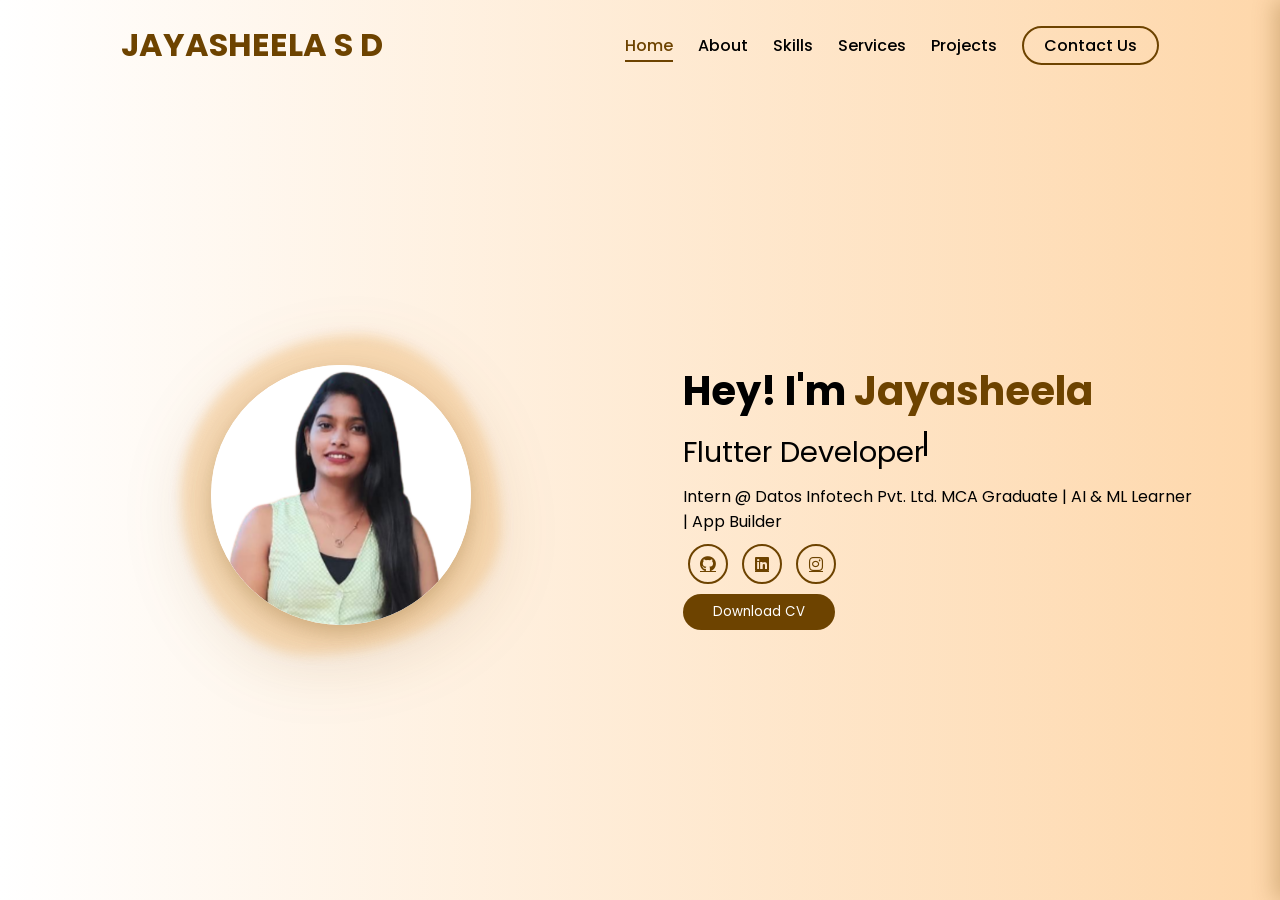
<file: index.html>
<!DOCTYPE html>
<html lang="en">
<head>
<meta charset="UTF-8">
<meta name="viewport" content="width=device-width, initial-scale=1.0">

<title>JAYASHEELA  Portfolio</title>

<!-- Google Font -->
<link href="https://fonts.googleapis.com/css2?family=Poppins:wght@300;400;500;600;700&display=swap" rel="stylesheet">

<!-- Font Awesome -->
<link rel="stylesheet"
href="https://cdnjs.cloudflare.com/ajax/libs/font-awesome/6.5.0/css/all.min.css">

<!-- AOS -->
<link href="https://unpkg.com/aos@2.3.1/dist/aos.css" rel="stylesheet">

<link rel="stylesheet" href="style.css">
</head>

<body>

<!-- Navbar -->
<nav>

<div class="nav-container">

<div class="logo" data-aos="zoom-in">
<span>JAYASHEELA S D</span>
</div>

<div class="links">

<div class="link active" data-aos="fade-up" data-aos-delay="100"><a href="index.html">Home</a></div>
<div class="link " data-aos="fade-up" data-aos-delay="200"><a href="about.html">About</a></div>
<div class="link" data-aos="fade-up" data-aos-delay="300"><a href="skills.html">Skills</a></div>
<div class="link" data-aos="fade-up" data-aos-delay="400"><a href="services.html">Services</a></div>
<div class="link" data-aos="fade-up" data-aos-delay="500"><a href="projects.html">Projects</a></div>

<div class="link contact-btn" data-aos="fade-up" data-aos-delay="600">
<a href="contact.html">Contact Us</a>
</div>

</div>

<i class="fa-solid fa-bars hamburg" onclick="hamburg()"></i>

</div>


<!-- Mobile Menu -->
<div class="dropdown">

<a href="index.html">Home</a>
<a href="about.html">About</a>
<a href="skills.html">Skills</a>
<a href="services.html">Services</a>
<a href="projects.html">Projects</a>
<a href="contact.html">Contact</a>


<i class="fa-solid fa-xmark cancel" onclick="cancel()"></i>

</div>

</nav>


<!-- Main Section -->
<section>

<div class="main-container">

<!-- Image -->
<div class="image" data-aos="zoom-in-right" data-aos-duration="2500">

  <div class="blob"></div>

  <img src="img.png" alt="Profile">


</div>



<!-- Content -->
<div class="content">

<h1 data-aos="fade-left">Hey! I'm <span>Jayasheela</span></h1>

<div class="typewriter" data-aos="fade-right">
 <span></span>
</div>

<p data-aos="fade-up" data-aos-delay="1000">
Intern @ Datos Infotech Pvt. Ltd.
MCA Graduate | AI & ML Learner | App Builder
</p>

<div class="social-links" data-aos="flip-down" data-aos-delay="1200">

<!-- GitHub -->
<a href="https://github.com/jayasheeladevaraju" target="_blank">
  <i class="fa-brands fa-github"></i>
</a>

<!-- LinkedIn -->
<a href="https://www.linkedin.com/in/jayasheelasd/" target="_blank">
  <i class="fa-brands fa-linkedin"></i>
</a>

<!-- Instagram -->
<a href="https://www.instagram.com/jaya___gowda2002__/" target="_blank">
  <i class="fa-brands fa-instagram"></i>
</a>

</div>


<div class="btn" data-aos="zoom-out-left">
  <a href="Jayasheela-resume.pdf" download>
    <button>Download CV</button>
  </a>
</div>


</div>

</div>

</section>


<!-- AOS -->
<script src="https://unpkg.com/aos@2.3.1/dist/aos.js"></script>

<script>
AOS.init({offset:0});
</script>


<!-- Menu JS -->
<script>

function hamburg(){
const navbar = document.querySelector(".dropdown");
navbar.style.transform = "translateX(0)";
}

function cancel(){
const navbar = document.querySelector(".dropdown");
navbar.style.transform = "translateX(100%)";
}

</script>

</body>
</html>
</file>
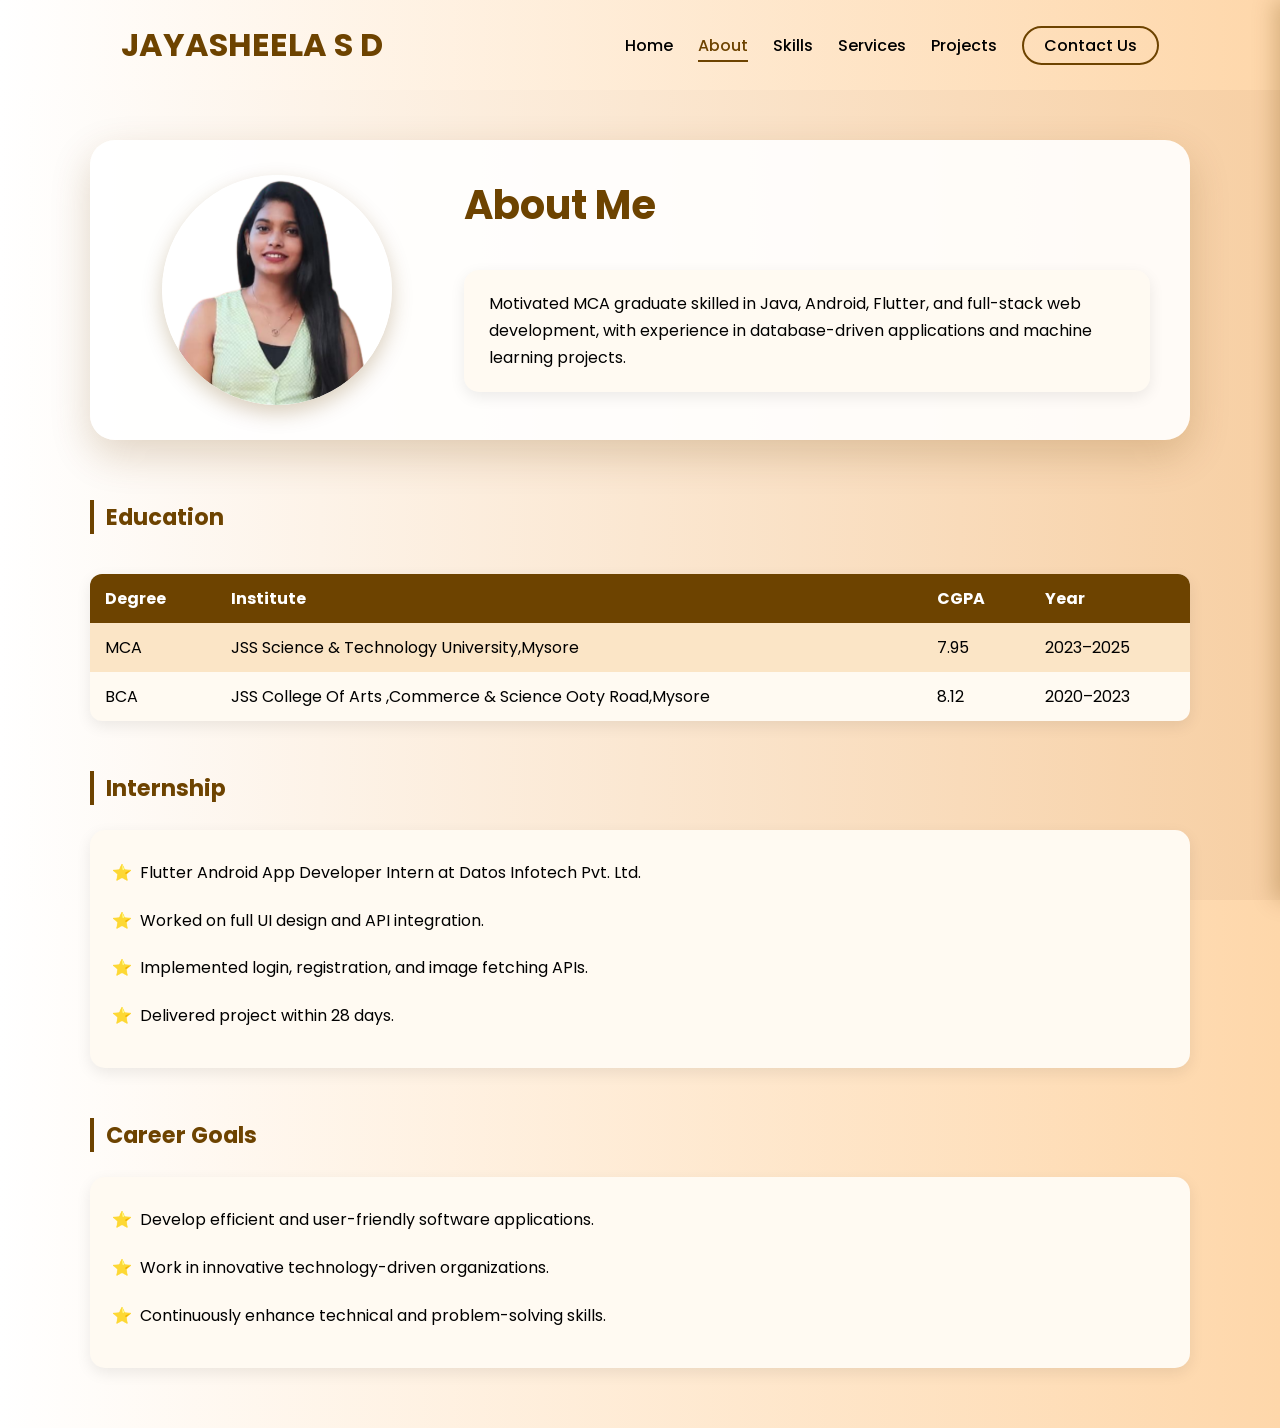
<file: about.html>
<!DOCTYPE html>
                    <html lang="en">
                    <head>
                    <meta charset="UTF-8">
                    <meta name="viewport" content="width=device-width, initial-scale=1.0">

                    <title>About - Jayasheela SD</title>

                    <!-- Google Font -->
                    <link href="https://fonts.googleapis.com/css2?family=Poppins:wght@300;400;500;600;700&display=swap" rel="stylesheet">

                    <!-- Font Awesome -->
                    <link rel="stylesheet"
                    href="https://cdnjs.cloudflare.com/ajax/libs/font-awesome/6.5.0/css/all.min.css">

                    <link rel="stylesheet" href="style.css">
                    <!-- AOS -->
                    <link href="https://unpkg.com/aos@2.3.1/dist/aos.css" rel="stylesheet">


                    <style>
                /* ===== About Page Main ===== */
               .details-wrapper{
    width:100%;
    max-width:1100px;
    display:flex;
    flex-direction:column;
    gap:25px;
}


          .about-section{
    width:100%;
    min-height:90vh;
    background:linear-gradient(to right,#fff,#f7cfa3);
    display:flex;
    flex-direction:column;
    align-items:center;

    padding:50px 15px 80px;   /* bottom space added */

    gap:35px;
}



           .about-wrapper{
    width:100%;
    max-width:1100px;
    display:flex;
    gap:40px;
    background:rgba(255,255,255,0.9);
    border-radius:25px;
    padding:35px 40px;   /* reduced */
    box-shadow:0 15px 40px rgba(109,67,0,0.2);
    
}


            /* Left Image */

            .about-image{
            width:30%;
            display:flex;
            justify-content:center;
            align-items:flex-start;
            }

            .about-image img{
            width:230px;
            height:230px;
            border-radius:50%;
            object-fit:cover;
            box-shadow:0 8px 20px rgba(109,67,0,0.25);
            }

            /* Right Content */

            .about-content{
            width:70%;
            display:flex;
            flex-direction:column;
            gap:25px;
            }

            /* Main Heading */

            .about-title{
            font-size:2.5rem;
            color:rgb(109,67,0);
            margin-bottom:10px;
            }

            /* Info Card */

            .info-card{
            background:#fffaf2;
            padding:20px 25px;
            border-radius:15px;
            box-shadow:0 5px 15px rgba(0,0,0,0.08);
            line-height:1.7;
            }

            /* Section Headings */

            .section-title{
            font-size:1.4rem;
            color:rgb(109,67,0);
            border-left:4px solid rgb(109,67,0);
            padding-left:12px;
            }

            /* Education Table */

            .edu-table{
            width:100%;
            border-collapse:collapse;
            background:#fffaf2;
            border-radius:12px;
            overflow:hidden;
            box-shadow:0 5px 15px rgba(0,0,0,0.08);
            }

            .edu-table th,
            .edu-table td{
            padding:12px 15px;
            text-align:left;
            }

            .edu-table th{
            background:rgb(109,67,0);
            color:white;
            }

            .edu-table tr:nth-child(even){
            background:#fbe5c6;
            }

            /* Bullet Points */

            .point-list{
            list-style:none;
            padding:0;
            background:#fffaf2;
            padding:18px 22px;
            border-radius:15px;
            box-shadow:0 5px 15px rgba(0,0,0,0.08);
            }
                .details-wrapper .point-list:last-of-type{
        margin-bottom:60px;   /* space from bottom of screen */
    }


            .point-list li{
            margin:12px 0;
            padding-left:28px;
            padding-bottom: 10px;
            position:relative;
            line-height:1.6;
            }

            .point-list li::before{
            content:"⭐";
            position:absolute;
            left:0;
            top:0;
            }

            /* ===== Mobile ===== */

            @media(max-width:884px){
               

nav{
position:sticky;
top:0;
z-index:999;
background:linear-gradient(to right,#f5d1a6,#e6b980);
box-shadow:0 2px 10px rgba(0,0,0,0.08);
}

.nav-container{
height:70px;
padding:0 15px;
justify-content:space-between;
}

.logo{
font-size:1.7rem;
}




            .about-wrapper{
            flex-direction:column;
            padding:25px 20px;
            gap:25px;
            }

            .about-image{
            width:100%;
            }

            .about-image img{
            width:160px;
            height:160px;
            }

            .about-content{
            width:100%;
            }

            .about-title{
            text-align:center;
            font-size:2rem;
            }
            .edu-table{
                display:block;
                width:100%;
                overflow-x:auto;
                margin-left:-5px;   /* moves table slightly left */
            }

            .edu-table th,
            .edu-table td{
                font-size:0.85rem;
                padding:8px;
                white-space:nowrap;
            }


            }
            /* Space before Education section */

            .edu-table{
            margin-top:15px;
            }

            /* Separate Education from About card */

            .section-title{
            margin-top:25px;
            }



                    </style>

                    </head>

                    <body>

                    <!-- Navbar (Same as Home) -->
                <!-- Navbar -->
            <nav>

            <div class="nav-container">

            <div class="logo" data-aos="zoom-in">
            <span>JAYASHEELA S D</span>
            </div>

            <div class="links">

           <div class="link" data-aos="fade-up" data-aos-delay="100"><a href="index.html">Home</a></div>
<div class="link active" data-aos="fade-up" data-aos-delay="200"><a href="about.html">About</a></div>
<div class="link" data-aos="fade-up" data-aos-delay="300"><a href="skills.html">Skills</a></div>
<div class="link" data-aos="fade-up" data-aos-delay="400"><a href="services.html">Services</a></div>
<div class="link" data-aos="fade-up" data-aos-delay="500"><a href="projects.html">Projects</a></div>

            <div class="link contact-btn" data-aos="fade-up" data-aos-delay="600">
            <a href="contact.html">Contact Us</a>
            </div>

            </div>

            <i class="fa-solid fa-bars hamburg" onclick="hamburg()"></i>

            </div>

            <!-- Mobile Menu -->
            <div class="dropdown">

            <a href="index.html">Home</a>
            <a href="about.html">About</a>
            <a href="skills.html">Skills</a>
            <a href="services.html">Services</a>
            <a href="projects.html">Projects</a>
            <a href="contact.html">Contact</a>

            <i class="fa-solid fa-xmark cancel" onclick="cancel()"></i>

            </div>

            </nav>

                    
                


                    <!-- About Section -->
                   <section class="about-section">

    <!-- ===== ABOUT CARD ONLY ===== -->
    <div class="about-wrapper" data-aos="zoom-in">

        <div class="about-image" data-aos="fade-right">
            <img src="img.png" alt="Latha">
        </div>

        <div class="about-content" data-aos="fade-left">
            <h1 class="about-title">About Me</h1>

            <div class="info-card">
                Motivated MCA graduate skilled in Java, Android, Flutter, and full-stack web development, 
                with experience in database-driven applications and machine learning projects.
            </div>
        </div>

    </div>

    <!-- ===== OTHER SECTIONS OUTSIDE CARD ===== -->
    <div class="details-wrapper">

        <h2 class="section-title">Education</h2>
        <table class="edu-table">
            <tr>
                <th>Degree</th>
                <th>Institute</th>
                <th>CGPA</th>
                <th>Year</th>
            </tr>
            <tr>
                <td>MCA</td>
                <td>JSS Science & Technology University,Mysore</td>
                <td>7.95</td>
                <td>2023–2025</td>
            </tr>
            <tr>
                <td>BCA</td>
                <td>JSS College Of Arts ,Commerce & Science Ooty Road,Mysore </td>
                <td>8.12</td>
                <td>2020–2023</td>
            </tr>
        </table>

        <h2 class="section-title">Internship</h2>
        <ul class="point-list">
            <li>Flutter Android App Developer Intern at Datos Infotech Pvt. Ltd.</li>
            <li>Worked on full UI design and API integration.</li>
            <li>Implemented login, registration, and image fetching APIs.</li>
            <!--<li>Integrated push notifications.</li> -->
            <li>Delivered project within 28 days.</li>
        </ul>

        <h2 class="section-title">Career Goals</h2>
        <ul class="point-list">
          <!-- <li>Become a skilled full-stack and mobile developer.</li> -->
            <li>Develop efficient and user-friendly software applications.</li>
            <li>Work in innovative technology-driven organizations.</li>
            <li>Continuously enhance technical and problem-solving skills.</li>
        </ul>

    </div>

</section>


                    <!-- AOS -->
                    <script src="https://unpkg.com/aos@2.3.1/dist/aos.js"></script>
                    <script>
                    AOS.init({
                    offset: 0,
                    duration: 1000,
                    once: true
                    });
                    </script>
                <script>

                function hamburg(){
                const navbar = document.querySelector(".dropdown");
                navbar.style.transform = "translateX(0)";
                }

                function cancel(){
                const navbar = document.querySelector(".dropdown");
                navbar.style.transform = "translateX(100%)";
                }

                </script>


                    </body>
                    </html>
</file>
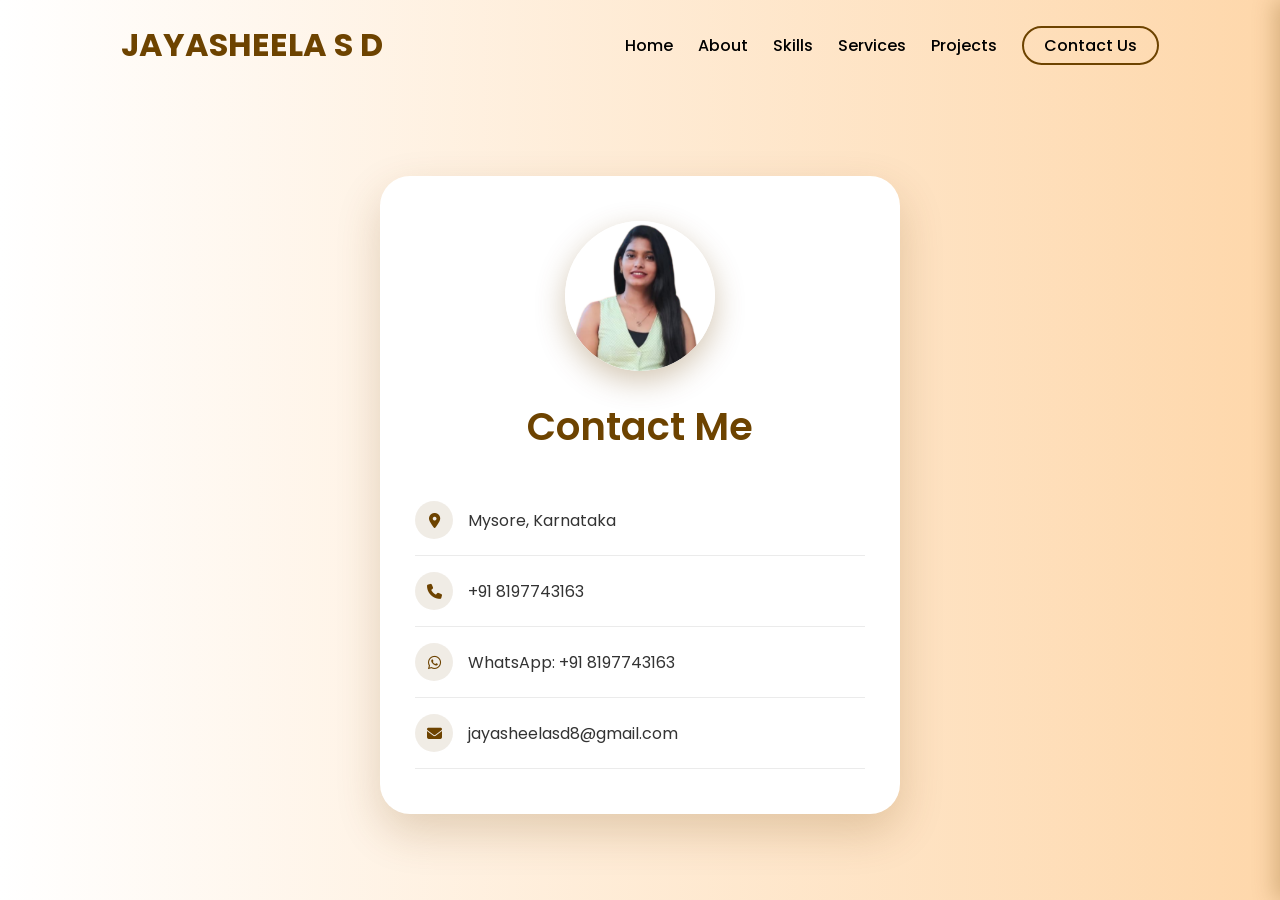
<file: contact.html>
<!DOCTYPE html>
<html lang="en">
<head>
<meta charset="UTF-8">
<meta name="viewport" content="width=device-width, initial-scale=1.0">

<title>Contact - JAYASHEELA S D</title>

<link href="https://fonts.googleapis.com/css2?family=Poppins:wght@300;400;500;600;700&display=swap" rel="stylesheet">
<link rel="stylesheet" href="https://cdnjs.cloudflare.com/ajax/libs/font-awesome/6.5.0/css/all.min.css">
<link rel="stylesheet" href="style.css">

<link href="https://unpkg.com/aos@2.3.1/dist/aos.css" rel="stylesheet">

<style>

/* ===== CONTACT SECTION ===== */

.contact-section{
width:100%;
min-height:90vh;
background:linear-gradient(to right,#fff,#fed7aa);
display:flex;
justify-content:center;
align-items:center;
padding:40px 20px;
}

.contact-card{
width:100%;
max-width:520px;
background:white;
border-radius:30px;
padding:45px 35px;
text-align:center;
box-align:center;
box-shadow:0 18px 45px rgba(109,67,0,0.2);
}

/* image */

.contact-img{
width:150px;
height:150px;
border-radius:50%;
object-fit:cover;
margin-bottom:20px;
box-shadow:0 10px 30px rgba(109,67,0,0.3);
animation:imgPulse 4s infinite ease-in-out;
}

@keyframes imgPulse{
0%{transform:scale(1);}
50%{transform:scale(1.05);}
100%{transform:scale(1);}
}

/* heading */

.contact-title{
font-size:2.4rem;
color:rgb(109,67,0);
margin-bottom:30px;
font-weight:600;
}

/* rows */

.contact-row{
display:flex;
align-items:center;
gap:15px;
padding:16px 0;
border-bottom:1px solid rgba(0,0,0,0.08);
font-size:1rem;
justify-content:flex-start;
text-decoration:none;
color:#333;
transition:.3s;
}

.contact-row:hover{
transform:translateX(6px);
color:rgb(109,67,0);
}

.contact-row i{
width:38px;
height:38px;
border-radius:50%;
background:rgba(109,67,0,0.1);
display:flex;
align-items:center;
justify-content:center;
color:rgb(109,67,0);
font-size:15px;
}

/* Mobile */

@media(max-width:884px){
.contact-card{
padding:35px 25px;
}
.contact-title{
font-size:2rem;
}
}

</style>
</head>

<body>

<!-- NAVBAR -->
<nav>
<div class="nav-container">
<div class="logo"><span>JAYASHEELA S D</span></div>

<div class="links">

<div class="link" data-aos="fade-up" data-aos-delay="100"><a href="index.html">Home</a></div>
<div class="link" data-aos="fade-up" data-aos-delay="200"><a href="about.html">About</a></div>
<div class="link" data-aos="fade-up" data-aos-delay="300"><a href="skills.html">Skills</a></div>
<div class="link" data-aos="fade-up" data-aos-delay="400"><a href="services.html">Services</a></div>
<div class="link" data-aos="fade-up" data-aos-delay="500"><a href="projects.html">Projects</a></div>

<div class="link contact-btn " data-aos="fade-up" data-aos-delay="600">
<a href="contact.html">Contact Us</a>
</div>

</div>

<i class="fa-solid fa-bars hamburg" onclick="hamburg()"></i>

</div>


<!-- Mobile Menu -->
<div class="dropdown">

<a href="index.html">Home</a>
<a href="about.html">About</a>
<a href="skills.html">Skills</a>
<a href="services.html">Services</a>
<a href="projects.html">Projects</a>
<a href="contact.html">Contact</a>


<i class="fa-solid fa-xmark cancel" onclick="cancel()"></i>

</div>

</nav>

<!-- CONTACT -->
<section class="contact-section">

<div class="contact-card" data-aos="fade-left">

<img src="img.png" class="contact-img" data-aos="zoom-in">

<h1 class="contact-title" data-aos="zoom-in" data-aos-delay="200">Contact Me</h1>

<a class="contact-row" href="https://maps.google.com/?q=Mysore,Karnataka" target="_blank" data-aos="fade-up" data-aos-delay="300">
<i class="fa-solid fa-location-dot"></i>
<span>Mysore, Karnataka</span>
</a>

<a class="contact-row" href="tel:+918197743163" data-aos="fade-up" data-aos-delay="400">
<i class="fa-solid fa-phone"></i>
<span>+91 8197743163</span>
</a>

<a class="contact-row" href="https://wa.me/918197743163" target="_blank" data-aos="fade-up" data-aos-delay="500">
<i class="fa-brands fa-whatsapp"></i>
<span>WhatsApp: +91 8197743163</span>
</a>

<a class="contact-row" href="mailto:lathabhyrava7@gmail.com" data-aos="fade-up" data-aos-delay="600">
<i class="fa-solid fa-envelope"></i>
<span>jayasheelasd8@gmail.com</span>
</a>

</div>
</section>

<script src="https://unpkg.com/aos@2.3.1/dist/aos.js"></script>
<script>
AOS.init({duration:1000,once:true});

function hamburg(){
document.querySelector(".dropdown").style.transform="translateX(0)";
}
function cancel(){
document.querySelector(".dropdown").style.transform="translateX(100%)";
}
</script>

</body>
</html>
</file>
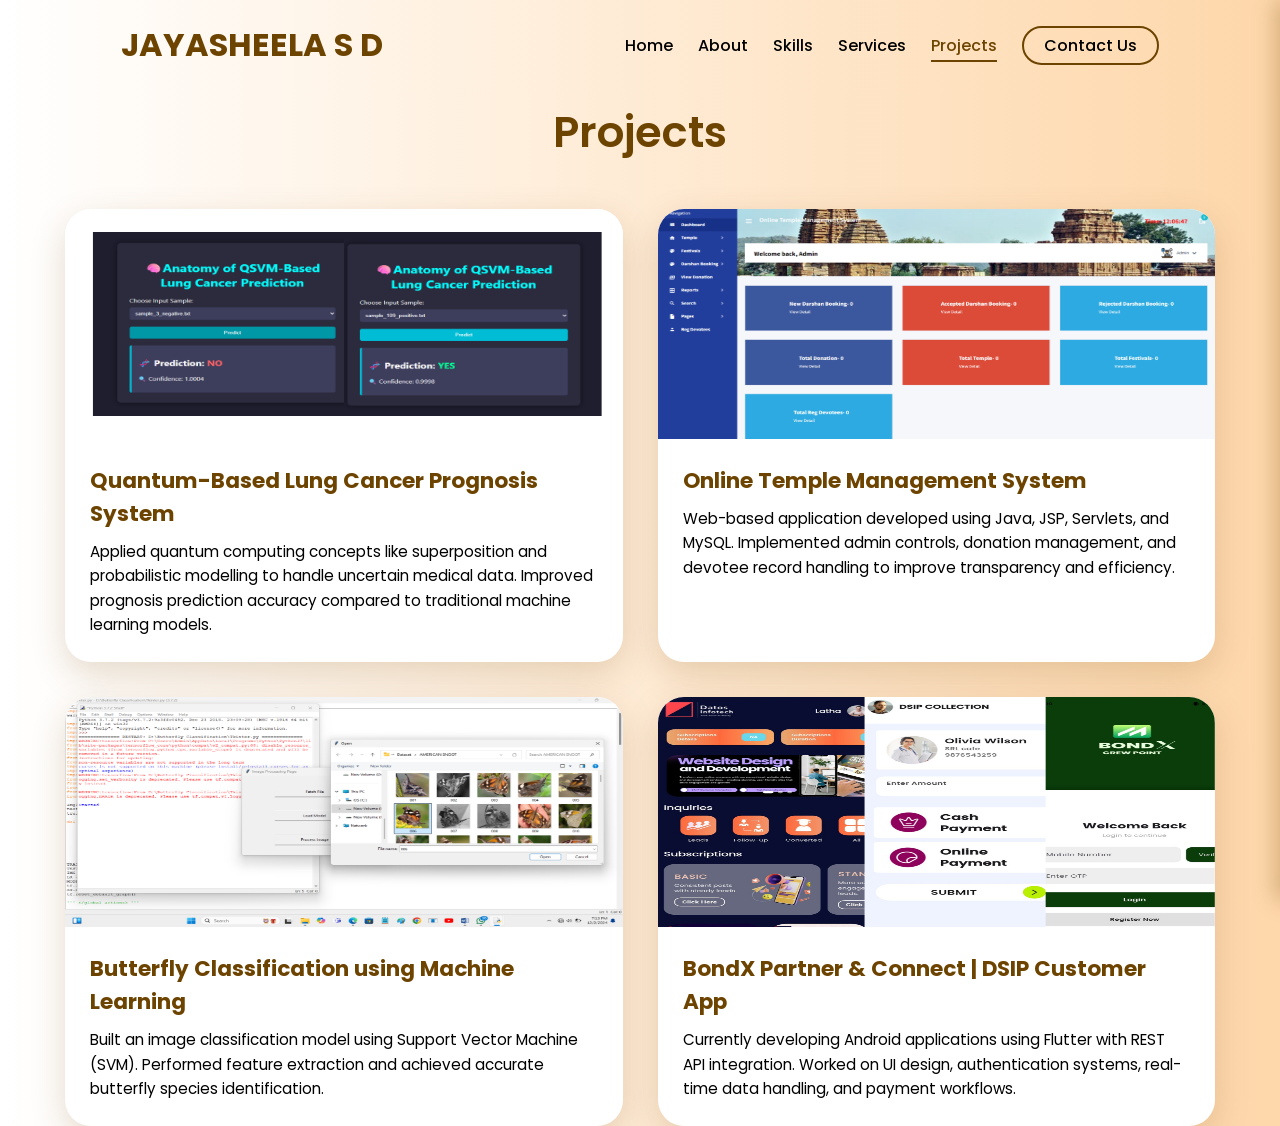
<file: projects.html>
<!DOCTYPE html>
<html lang="en">
<head>
<meta charset="UTF-8">
<meta name="viewport" content="width=device-width, initial-scale=1.0">

<title>Projects - Latha B</title>

<link href="https://fonts.googleapis.com/css2?family=Poppins:wght@300;400;500;600;700&display=swap" rel="stylesheet">
<link rel="stylesheet" href="https://cdnjs.cloudflare.com/ajax/libs/font-awesome/6.5.0/css/all.min.css">
<link rel="stylesheet" href="style.css">
<link href="https://unpkg.com/aos@2.3.1/dist/aos.css" rel="stylesheet">

<style>

/* ===== PROJECT SECTION ===== */

.projects-section{
width:100%;
padding:10px 20px 100px;
background:linear-gradient(to right,#fff,#fed7aa);
display:flex;
justify-content:center;
}

.projects-container{
width:100%;
max-width:1150px;
display:flex;
flex-direction:column;
gap:45px;
}

.projects-title{
text-align:center;
font-size:2.7rem;
color:#6d4300;
font-weight:600;
}

/* GRID */

.projects-grid{
display:grid;
grid-template-columns:repeat(2,1fr);
gap:35px;
}

/* PROJECT CARD */

.project-card{
background:white;
border-radius:26px;
overflow:hidden;
box-shadow:0 12px 35px rgba(109,67,0,0.18);
transition:.35s;
position:relative;
}

.project-card:hover{
transform:translateY(-12px);
box-shadow:0 30px 55px rgba(109,67,0,0.28);
}

/* IMAGE AREA */

.project-image{
position:relative;
height:230px;
overflow:hidden;
}

.project-image img{
width:100%;
height:100%;
object-fit:fill;
transition:.4s;
}

.project-card:hover img{
transform:scale(1.06);
}

/* overlay buttons */

.project-overlay{
position:absolute;
top:0;
left:0;
width:100%;
height:100%;
background:rgba(0,0,0,0.45);
display:flex;
justify-content:center;
align-items:center;
gap:15px;
opacity:0;
transition:.3s;
}

.project-card:hover .project-overlay{
opacity:1;
}

.project-overlay a{
padding:10px 18px;
background:#c58b2c;
color:white;
border-radius:20px;
text-decoration:none;
font-size:14px;
}

/* TEXT AREA */

.project-content{
padding:25px;
}

.project-content h2{
color:#6d4300;
margin-bottom:10px;
font-size:1.35rem;
}

.project-content p{
font-size:.95rem;
line-height:1.6;
}

/* Mobile */

@media(max-width:884px){
    .projects-section{

padding:20px 20px 60px;

}
.project-card{
    padding: 0px;}
.projects-grid{
grid-template-columns:1fr;
}
.projects-title{
font-size:2rem;
}
}

</style>
</head>

<body>

<!-- NAVBAR -->
<nav>
<div class="nav-container">

 <div class="logo" data-aos="zoom-in">
<span>JAYASHEELA S D</span>
</div>

<div class="links">
<div class="link"><a href="index.html">Home</a></div>
<div class="link"><a href="about.html">About</a></div>
<div class="link"><a href="skills.html">Skills</a></div>
<div class="link"><a href="services.html">Services</a></div>
<div class="link active"><a href="projects.html">Projects</a></div>
<div class="link contact-btn"><a href="contact.html">Contact Us</a></div>
</div>

<i class="fa-solid fa-bars hamburg" onclick="hamburg()"></i>
</div>

<div class="dropdown">
<a href="index.html">Home</a>
<a href="about.html">About</a>
<a href="skills.html">Skills</a>
<a href="services.html">Services</a>
<a href="projects.html">Projects</a>
<a href="contact.html">Contact</a>
<i class="fa-solid fa-xmark cancel" onclick="cancel()"></i>
</div>
</nav>

<!-- PROJECTS -->
<section class="projects-section">

<div class="projects-container">

<h1 class="projects-title" data-aos="zoom-in">Projects</h1>

<div class="projects-grid">

<!-- Project 1 -->
<div class="project-card" data-aos="fade-up">
<div class="project-image">
<img src="projects1.png">
</div>
<div class="project-content">
<h2>Quantum-Based Lung Cancer Prognosis System</h2>
<p>
Applied quantum computing concepts like superposition and probabilistic modelling to handle uncertain medical data. 
Improved prognosis prediction accuracy compared to traditional machine learning models.
</p>
</div>
</div>

<!-- Project 2 -->
<div class="project-card" data-aos="fade-up">
<div class="project-image">
<img src="project2.png">
</div>
<div class="project-content">
<h2>Online Temple Management System</h2>
<p>
Web-based application developed using Java, JSP, Servlets, and MySQL. 
Implemented admin controls, donation management, and devotee record handling to improve transparency and efficiency.
</p>
</div>
</div>

<!-- Project 3 -->
<div class="project-card" data-aos="fade-up">
<div class="project-image">
<img src="project3.png">
</div>
<div class="project-content">
<h2>Butterfly Classification using Machine Learning</h2>
<p>
Built an image classification model using Support Vector Machine (SVM). 
Performed feature extraction and achieved accurate butterfly species identification.
</p>
</div>
</div>

<!-- Project 4 -->
<div class="project-card" data-aos="fade-up">
<div class="project-image">
<img src="project4.png">
</div>
<div class="project-content">
<h2>BondX Partner & Connect | DSIP Customer App</h2>
<p>
Currently developing Android applications using Flutter with REST API integration. 
Worked on UI design, authentication systems, real-time data handling, and payment workflows.
</p>
</div>
</div>

</div>
</section>

<script src="https://unpkg.com/aos@2.3.1/dist/aos.js"></script>
<script>
AOS.init({duration:1000,once:true});

function hamburg(){
document.querySelector(".dropdown").style.transform="translateX(0)";
}
function cancel(){
document.querySelector(".dropdown").style.transform="translateX(100%)";
}
</script>

</body>
</html>
</file>
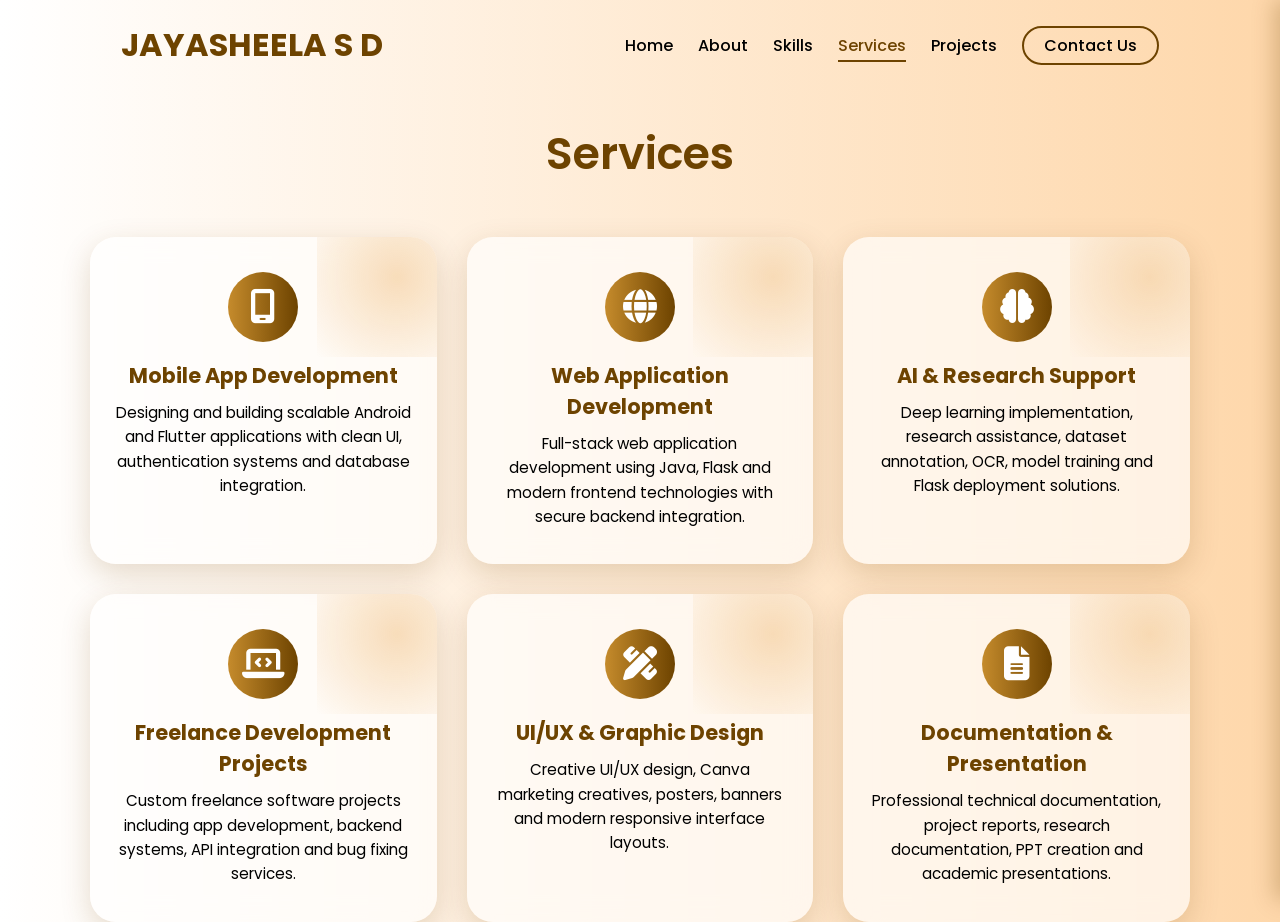
<file: services.html>
<!DOCTYPE html>
<html lang="en">
<head>
<meta charset="UTF-8">
<meta name="viewport" content="width=device-width, initial-scale=1.0">

<title>Services - Jayasheela S D</title>

<link href="https://fonts.googleapis.com/css2?family=Poppins:wght@300;400;500;600;700&display=swap" rel="stylesheet">
<link rel="stylesheet" href="https://cdnjs.cloudflare.com/ajax/libs/font-awesome/6.5.0/css/all.min.css">
<link rel="stylesheet" href="style.css">

<link href="https://unpkg.com/aos@2.3.1/dist/aos.css" rel="stylesheet">

<style>

/* ===== SERVICES SECTION ===== */

.services-section{
width:100%;
padding:30px 20px 60px;
background:linear-gradient(to right,#fff,#fed7aa);
display:flex;
justify-content:center;
}

.services-container{
width:100%;
max-width:1100px;
display:flex;
flex-direction:column;
gap:50px;
}

.services-title{
font-size:2.8rem;
color:rgb(109,67,0);
text-align:center;
font-weight:600;
}

/* Creative grid */
.services-grid{
display:grid;
grid-template-columns:repeat(3,1fr);
gap:30px;
}

/* Creative floating tiles */
.service-card{
background:rgba(255,255,255,0.65);
backdrop-filter:blur(12px);
padding:35px 25px;
border-radius:26px;
text-align:center;
box-shadow:0 10px 30px rgba(109,67,0,0.18);
transition:.45s;
position:relative;
overflow:hidden;
}

/* floating glow circle */
.service-card::after{
content:"";
position:absolute;
width:160px;
height:160px;
background:radial-gradient(circle,#f3c892,transparent);
top:-40px;
right:-40px;
opacity:.6;
}

/* Hover animation */
.service-card:hover{
transform:translateY(-14px) rotate(-1deg) scale(1.04);
box-shadow:0 35px 60px rgba(109,67,0,0.28);
}

/* icon circle */
.service-card i{
font-size:34px;
width:70px;
height:70px;
display:flex;
align-items:center;
justify-content:center;
border-radius:50%;
background:linear-gradient(to right,#c58b2c,#6d4300);
color:white;
margin:0 auto 18px;
}

/* heading */
.service-card h2{
font-size:1.3rem;
margin-bottom:10px;
color:#6d4300;
}

/* description */
.service-card p{
font-size:.95rem;
line-height:1.6;
}

/* Mobile */
@media(max-width:884px){
    .services-section{

padding:20px 20px 60px;

    }
    .service-card{

padding:35px 25px;
    }
.services-grid{
grid-template-columns:1fr;
}
.services-title{
font-size:2rem;
}
}


</style>
</head>

<body>

<!-- NAVBAR -->
<nav>
<div class="nav-container">

 <div class="logo" data-aos="zoom-in">
<span>JAYASHEELA S D</span>
</div>

<div class="links">
<div class="link"><a href="index.html">Home</a></div>
<div class="link"><a href="about.html">About</a></div>
<div class="link"><a href="skills.html">Skills</a></div>
<div class="link active"><a href="services.html">Services</a></div>
<div class="link"><a href="projects.html">Projects</a></div>

<div class="link contact-btn">
<a href="contact.html">Contact Us</a>
</div>
</div>

<i class="fa-solid fa-bars hamburg" onclick="hamburg()"></i>
</div>

<div class="dropdown">
<a href="index.html">Home</a>
<a href="about.html">About</a>
<a href="skills.html">Skills</a>
<a href="services.html">Services</a>
<a href="projects.html">Projects</a>
<a href="contact.html">Contact</a>

<i class="fa-solid fa-xmark cancel" onclick="cancel()"></i>
</div>
</nav>


<!-- SERVICES -->
<section class="services-section">

<div class="services-container">

<h1 class="services-title" data-aos="zoom-in">Services</h1>

<div class="services-grid">

<div class="service-card" data-aos="fade-right">
<i class="fa-solid fa-mobile-screen"></i> <h2>Mobile App Development</h2>
<p>Designing and building scalable Android and Flutter applications with clean UI, authentication systems and database integration.</p>
</div>

<div class="service-card" data-aos="fade-left">
<i class="fa-solid fa-globe"></i> <h2>Web Application Development</h2>
<p>Full-stack web application development using Java, Flask and modern frontend technologies with secure backend integration.</p>
</div>

<div class="service-card" data-aos="fade-right">
<i class="fa-solid fa-brain"></i> <h2>AI & Research Support</h2>
<p>Deep learning implementation, research assistance, dataset annotation, OCR, model training and Flask deployment solutions.</p>
</div>

<div class="service-card" data-aos="fade-left">
<i class="fa-solid fa-laptop-code"></i> <h2> Freelance Development Projects</h2>
<p>Custom freelance software projects including app development, backend systems, API integration and bug fixing services.</p>
</div>

<div class="service-card" data-aos="fade-right">
<i class="fa-solid fa-pen-ruler"></i> <h2>UI/UX & Graphic Design</h2>
<p>Creative UI/UX design, Canva marketing creatives, posters, banners and modern responsive interface layouts.</p>
</div>

<div class="service-card" data-aos="fade-left">
<i class="fa-solid fa-file-lines"></i><h2> Documentation & Presentation</h2>
<p>Professional technical documentation, project reports, research documentation, PPT creation and academic presentations.</p>
</div>

</div>
</div>
</section>

<script src="https://unpkg.com/aos@2.3.1/dist/aos.js"></script>
<script>
AOS.init({duration:1000, once:true});
</script>

<script>
function hamburg(){
document.querySelector(".dropdown").style.transform="translateX(0)";
}
function cancel(){
document.querySelector(".dropdown").style.transform="translateX(100%)";
}
</script>

</body>
</html>
</file>
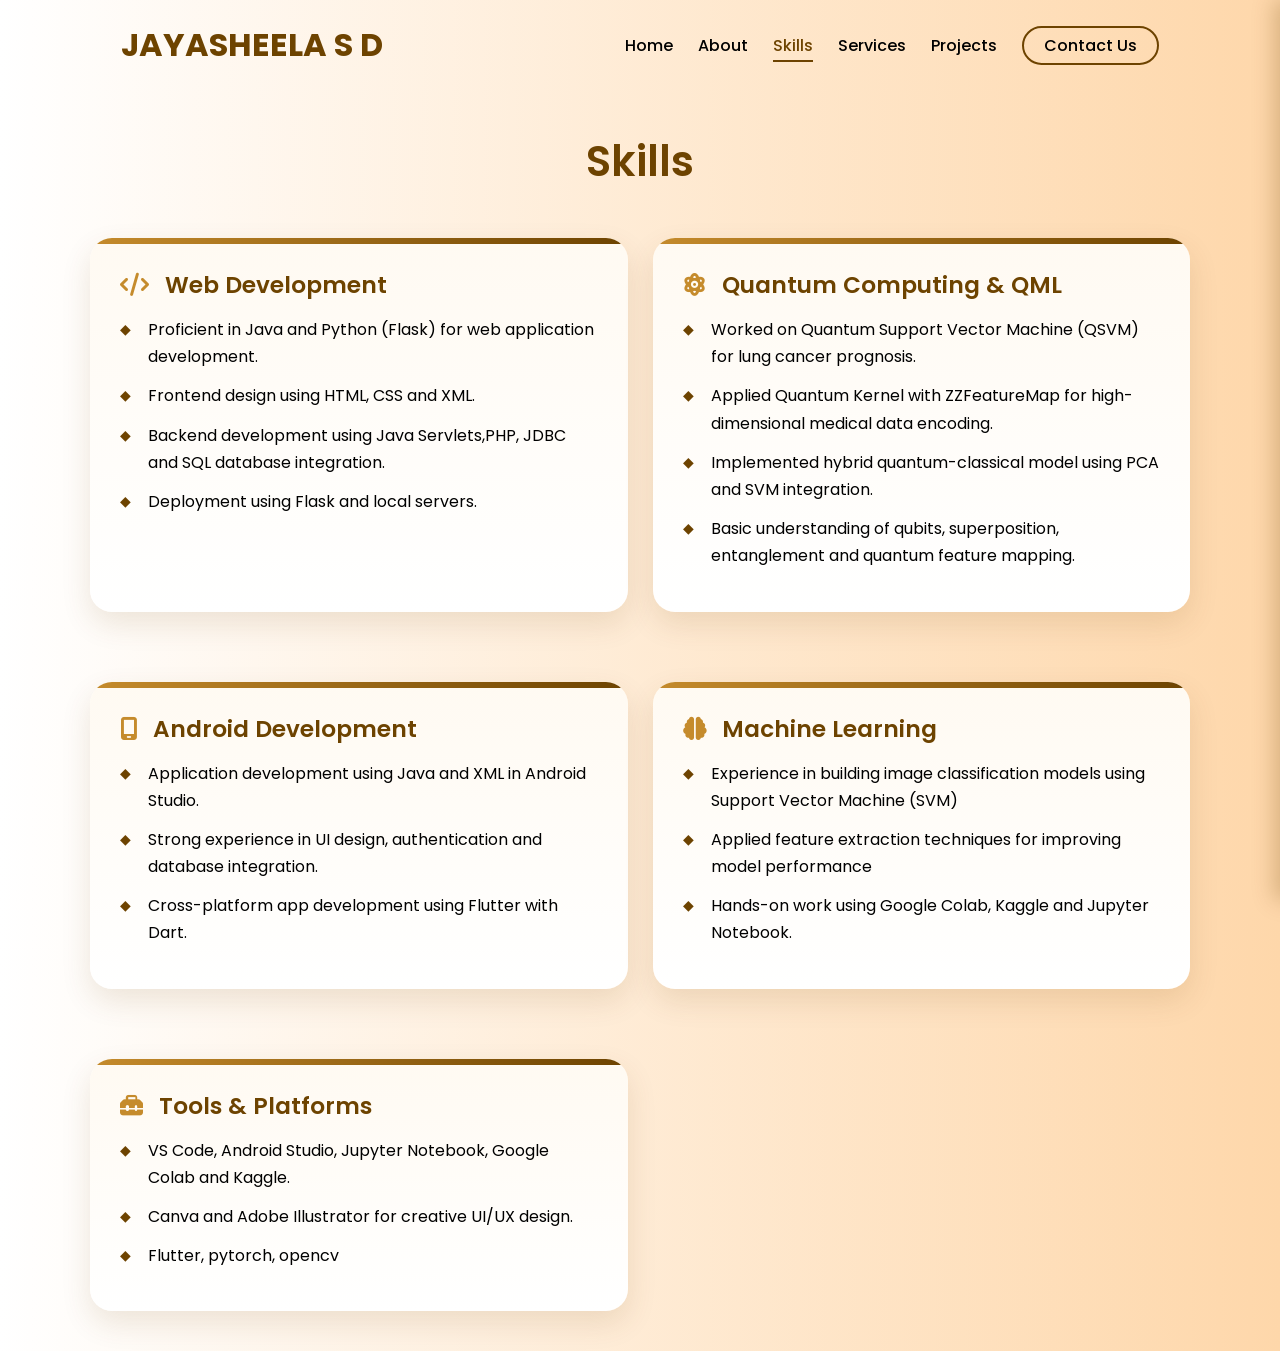
<file: skills.html>
<!DOCTYPE html>
                    <html lang="en">
                    <head>
                    <meta charset="UTF-8">
                    <meta name="viewport" content="width=device-width, initial-scale=1.0">

                    <title>About - Jayasheela S D</title>

                    <!-- Google Font -->
                    <link href="https://fonts.googleapis.com/css2?family=Poppins:wght@300;400;500;600;700&display=swap" rel="stylesheet">

                    <!-- Font Awesome -->
                    <link rel="stylesheet"
                    href="https://cdnjs.cloudflare.com/ajax/libs/font-awesome/6.5.0/css/all.min.css">

                    <link rel="stylesheet" href="style.css">
                    <!-- AOS -->
                    <link href="https://unpkg.com/aos@2.3.1/dist/aos.css" rel="stylesheet">
                    </head>
                      <body>

                    <!-- Navbar (Same as Home) -->
                <!-- Navbar -->
           <nav>

<div class="nav-container">

<div class="logo" data-aos="zoom-in">
<span>JAYASHEELA S D</span>
</div>

<div class="links">

<div class="link " data-aos="fade-up" data-aos-delay="100"><a href="index.html">Home</a></div>
<div class="link" data-aos="fade-up" data-aos-delay="200"><a href="about.html">About</a></div>
<div class="link active" data-aos="fade-up" data-aos-delay="300"><a href="skills.html">Skills</a></div>
<div class="link" data-aos="fade-up" data-aos-delay="400"><a href="services.html">Services</a></div>
<div class="link" data-aos="fade-up" data-aos-delay="500"><a href="projects.html">Projects</a></div>

<div class="link contact-btn" data-aos="fade-up" data-aos-delay="600">
<a href="contact.html">Contact Us</a>
</div>

</div>

<i class="fa-solid fa-bars hamburg" onclick="hamburg()"></i>

</div>


<!-- Mobile Menu -->
<div class="dropdown">

<a href="index.html">Home</a>
<a href="about.html">About</a>
<a href="skills.html">Skills</a>
<a href="services.html">Services</a>
<a href="projects.html">Projects</a>
<a href="contact.html">Contact</a>


<i class="fa-solid fa-xmark cancel" onclick="cancel()"></i>

</div>

</nav>


    <section class="skills-section">

    <div class="skills-container">

    <h1 class="skills-main-title">Skills</h1>

    <div class="skills-grid">

    <!-- Web Development -->
    
    <div class="skill-card" data-aos="fade-right">
    <h2><i class="fa-solid fa-code"></i> Web Development</h2>
    <ul class="skill-list">
<li>Proficient in Java and Python (Flask) for web application development.</li>
<li>Frontend design using HTML, CSS and XML.</li>
<li>Backend development using Java Servlets,PHP, JDBC and SQL database integration.</li>
<li>Deployment using Flask and local servers.</li>
</ul>
    </div>


    <!-- Quantum Computing -->
<div class="skill-card" data-aos="fade-left">
<h2><i class="fa-solid fa-atom"></i> Quantum Computing & QML</h2>
<ul class="skill-list">
<li>Worked on Quantum Support Vector Machine (QSVM) for lung cancer prognosis.</li>
<li>Applied Quantum Kernel with ZZFeatureMap for high-dimensional medical data encoding.</li>
<li>Implemented hybrid quantum-classical model using PCA and SVM integration.</li>
<li>Basic understanding of qubits, superposition, entanglement and quantum feature mapping.</li>
</ul>
</div>

    <!-- Android Development -->
    
    <div class="skill-card" data-aos="fade-left">
    <h2><i class="fa-solid fa-mobile-screen"></i> Android Development</h2>
    <ul class="skill-list">
    <li>Application development using Java and XML in Android Studio.</li>
    <li>Strong experience in UI design, authentication and database integration.</li>
    <li>Cross-platform app development using Flutter with Dart.</li>
    
    </div>

    <!-- Mavhine Learning -->
    <div class="skill-card" data-aos="fade-right">
    <h2><i class="fa-solid fa-brain"></i> Machine Learning</h2>
   <ul class="skill-list">
    <li>Experience in building image classification models using Support Vector Machine (SVM)</li>
   <li> Applied feature extraction techniques for improving model performance</li>
    <li>Hands-on work using Google Colab, Kaggle and Jupyter Notebook.</li>
    
    </div>

    <!-- Tools -->
    
    <div class="skill-card" data-aos="fade-left">
    <h2><i class="fa-solid fa-toolbox"></i> Tools & Platforms</h2>

    <ul class="skill-list">
    <li>VS Code, Android Studio, Jupyter Notebook, Google Colab and Kaggle.</li>
   <li> Canva and Adobe Illustrator for creative UI/UX design.</li>
    <li>Flutter, pytorch, opencv</li>
    </ul>
    </div>

    </div>

    </div>

    </section>
    <style>
        
        
        .skills-section{
    margin-top:0;                 /* FIX */
    width:100%;
    padding:40px 20px 120px;      /* reduced top, increased bottom */
    background:linear-gradient(to right,#fff,#fed7aa);
    display:flex;
    justify-content:center;
}


    .skills-container{
    width:100%;
    max-width:1100px;
    display:flex;
    flex-direction:column;
    gap:40px;
    }

    .skills-main-title{
    font-size:2.6rem;
    color:rgb(109,67,0);
    text-align:center;
    font-weight:600;
    }

    /* Grid */

   .skills-grid{
    display:grid;
    grid-template-columns:repeat(2,1fr);
    gap:25px;
    margin-bottom:40px;   /* space before screen bottom */
}

    /* Card */

    .skill-card{
        margin-top: 5px;
    background:linear-gradient(180deg,#fffaf2,#fff);
    padding:30px;
    border-radius:22px;
    box-shadow:0 12px 30px rgba(109,67,0,0.12);
    transition:all .35s ease;
    position:relative;
    overflow:hidden;
    margin-bottom:40px; 
    }

    /* Top accent line */
    .skill-card::before{
    content:"";
    position:absolute;
    top:0;
    left:0;
    width:100%;
    height:6px;
    background:linear-gradient(to right,#c58b2c,#6d4300);
    }

    /* Hover premium lift */
    .skill-card:hover{
transform:translateY(-12px) scale(1.025);
box-shadow:0 30px 55px rgba(109,67,0,0.28);
}


    /* Title styling */
    .skill-card h2{
    color:rgb(109,67,0);
    margin-bottom:14px;
    font-size:1.45rem;
    font-weight:600;
    }

    /* Text */
    .skill-card p{
    line-height:1.75;
    font-size:0.96rem;
    color:#333;
    }

    .skill-card h2 i{
    margin-right:10px;
    color:#c58b2c;
    }
    .skill-list{
list-style:none;
padding:0;
margin-top:10px;
}

.skill-list li{
position:relative;
padding-left:28px;
margin:12px 0;
line-height:1.7;
animation:fadeItem .6s ease forwards;
opacity:0;
}

/* dark brown icon */
.skill-list li::before{
content:"◆";
position:absolute;
left:0;
top:2px;
color:#6d4300;
font-size:14px;
}


/* stagger animation */
.skill-list li:nth-child(1){animation-delay:.1s;}
.skill-list li:nth-child(2){animation-delay:.2s;}
.skill-list li:nth-child(3){animation-delay:.3s;}
.skill-list li:nth-child(4){animation-delay:.4s;}

@keyframes fadeItem{
from{transform:translateY(12px);opacity:0;}
to{transform:translateY(0);opacity:1;}
}


    /* Mobile */

    @media(max-width:884px){
        nav{
position:sticky;
top:0;
z-index:999;
background:linear-gradient(to right,#f5d1a6,#e6b980);
box-shadow:0 2px 10px rgba(0,0,0,0.08);
}

.nav-container{
height:70px;
padding:0 15px;
justify-content:space-between;
}
        .skills-section{
            padding:20px 20px 20px;
        }

        .skills-container{
            margin-top:0px;
        }

    .skills-grid{
    grid-template-columns:1fr;
    }

    .skills-main-title{
    font-size:2rem;
    }
    .logo{
margin-left:40px;
}

    }

    </style>
    <script src="https://unpkg.com/aos@2.3.1/dist/aos.js"></script>
                    <script>
                    AOS.init({
                    offset: 0,
                    duration: 1000,
                    once: true
                    });
                    </script>
                <script>

                function hamburg(){
                const navbar = document.querySelector(".dropdown");
                navbar.style.transform = "translateX(0)";
                }

                function cancel(){
                const navbar = document.querySelector(".dropdown");
                navbar.style.transform = "translateX(100%)";
                }

                </script>
                      </body></html>
</file>
<file: style.css>
*{
margin:0;
padding:0;
box-sizing:border-box;
font-family:'Poppins',sans-serif;
}

body{
width:100%;
height:100vh;
background:linear-gradient(to right,#fff,#fed7aa);
overflow-x:hidden;
}

/* Navbar */

nav{
width:100%;
height:10vh;
}

.nav-container{
width:100%;
height:100%;    
display:flex;
justify-content:space-around;
align-items:center;
}

.logo{
font-size:2rem;
font-weight:bold;
color:rgb(109,67,0);
}

.links{
display:flex;
align-items:center;
gap:25px;
}

.link a{
position:relative;
text-decoration:none;
color:black;
font-weight:500;
padding:5px 0;
transition:.3s;
}

/* Hover Effect */
.link a::after{
content:"";
position:absolute;
left:0;
bottom:0;
width:0%;
height:2px;
background:rgb(109,67,0);
transition:0.3s;
}

.link a:hover::after{
width:100%;
}

.link a:hover{
color:rgb(109,67,0);
}

/* Active Link (Home) */
.link.active a{
color:rgb(109,67,0);
}

.link.active a::after{
width:100%;
}


.link a:hover{
color:rgb(109,67,0);
}

.contact-btn a{
border:2px solid rgb(109,67,0);
padding:6px 20px;
border-radius:20px;
}

.contact-btn a:hover{
background:rgb(109,67,0);
color:white;
}

.hamburg{
display:none;
font-size:25px;
cursor:pointer;
}


/* Mobile Menu */

/* Mobile Menu - Clean & Styled */

.dropdown{
position:fixed;
top:0;
right:0;

width:70%;
max-width:300px;
height:100vh;

background:#fed7aa;

display:flex;
flex-direction:column;
justify-content:center;
align-items:center;

gap:18px;

transform:translateX(100%);
transition:0.4s ease;

z-index:1000;

box-shadow:-6px 0 20px rgba(109,67,0,0.25);
}

/* Menu Links */

.dropdown a{
width:80%;
text-align:center;

color:rgb(109,67,0);
text-decoration:none;
font-size:18px;
font-weight:500;

padding:10px 0;

border-radius:12px;
border:2px solid rgba(109,67,0,0.2);

background:rgba(255,255,255,0.6);

transition:0.3s;
}

.dropdown a:hover{
background:rgb(109,67,0);
color:white;
transform:scale(1.05);
}

/* Close Button */

.cancel{
position:absolute;
top:15px;
right:15px;

width:38px;
height:38px;

display:flex;
justify-content:center;
align-items:center;

background:rgb(109,67,0);
color:white;

border-radius:50%;

font-size:20px;
cursor:pointer;

box-shadow:0 4px 10px rgba(0,0,0,0.2);

transition:0.3s;
}

.cancel:hover{
transform:rotate(90deg) scale(1.1);
}



/* Section */

section{
width:100%;
height:90vh;
}

.main-container{
width:100%;
height:100%;
display:flex;
justify-content:space-evenly;
align-items:center;
}

/* Image */

/* Image with Blob */

.image{
width:40%;
position:relative;
display:flex;
justify-content:center;
align-items:center;
filter: drop-shadow(0 15px 30px rgba(109,67,0,0.15));
}

/* Blob Background */
.image .blob{
position:absolute;
width:320px;
height:320px;
background:#f3c892;      /* light brown */
border-radius: 55% 45% 60% 40% / 50% 60% 40% 50%;
z-index:1;
opacity:0.6;
filter: blur(6px);
}


/* Profile Image */
.image img{
width:260px;
height:260px;
object-fit:cover;
border-radius:50%;
border:none;              /* removed dark outline */
z-index:2;
background:white;
box-shadow:0 8px 20px rgba(109,67,0,0.25);
}



/* Content */

.content{
width:40%;
}

.content h1{
font-size:2.5rem;
}

.content h1 span{
color:rgb(109,67,0);
}

.typewriter{
font-size:1.8rem;
margin:10px 0;
}

/* Typewriter */

.typewriter span::before{
content:"Flutter Developer";
animation:words 15s infinite;
}

.typewriter span::after{
content:"";
position:absolute;
width:3px;
height:25px;
background:black;
animation:cursor .6s infinite;
}

@keyframes cursor{
50%{opacity:0;}
}

@keyframes words{
0%,23%{content:"Flutter Developer";}
24%,56%{content:"UI/UX Designer";}
57%,76%{content:"Freelancer";}
77%,100%{content:"Cross-platform Application builder";}
}

/* Social */

.social-links a{
display:inline-flex;
width:40px;
height:40px;
border:2px solid rgb(109,67,0);
border-radius:50%;
align-items:center;
justify-content:center;
color:rgb(109,67,0);
margin:10px 5px;
transition:.3s;
}

.social-links a:hover{
background:rgb(109,67,0);
color:white;
transform:scale(1.2);
}

/* Button */

.btn button{
padding:8px 30px;
border:none;
background:rgb(109,67,0);
color:white;
border-radius:20px;
cursor:pointer;
transition:.3s;
}

.btn button:hover{
background:transparent;
color:rgb(109,67,0);
border:2px solid rgb(109,67,0);
}


/* Responsive */

@media(max-width:884px){
    nav{
position:sticky;
top:0;
z-index:999;
background:linear-gradient(to right,#f5d1a6,#e6b980);
box-shadow:0 2px 10px rgba(0,0,0,0.08);
}


.hamburg{
display:block;
}

.links{
display:none;
}

.main-container{
flex-direction:column;
}
    .main-container{
        flex-direction:column;
        justify-content:flex-start;
        padding-top:25px;
        gap:20px;
    }

    .image{
        margin-top:15px;
    }

    .content{
        width:85%;
        text-align:center;
        display:flex;
        flex-direction:column;
        align-items:center;
        gap:18px;   /* spacing between heading, text, icons, button */
    }

    .content h1{
        margin-top:10px;
    }

    .typewriter{
        margin-top:5px;
    }

    .social-links{
        margin-top:10px;
    }

    .btn{
        margin-top:12px;
    }

    .btn button{
        width:220px;
        padding:12px 0;
        font-size:15px;
        border-radius:25px;
    }

.image,.content{
width:80%;
text-align:center;
}
.image .blob{
width:220px;
height:220px;
}

.image img{
width:180px;
height:180px;
}

}
</file>
